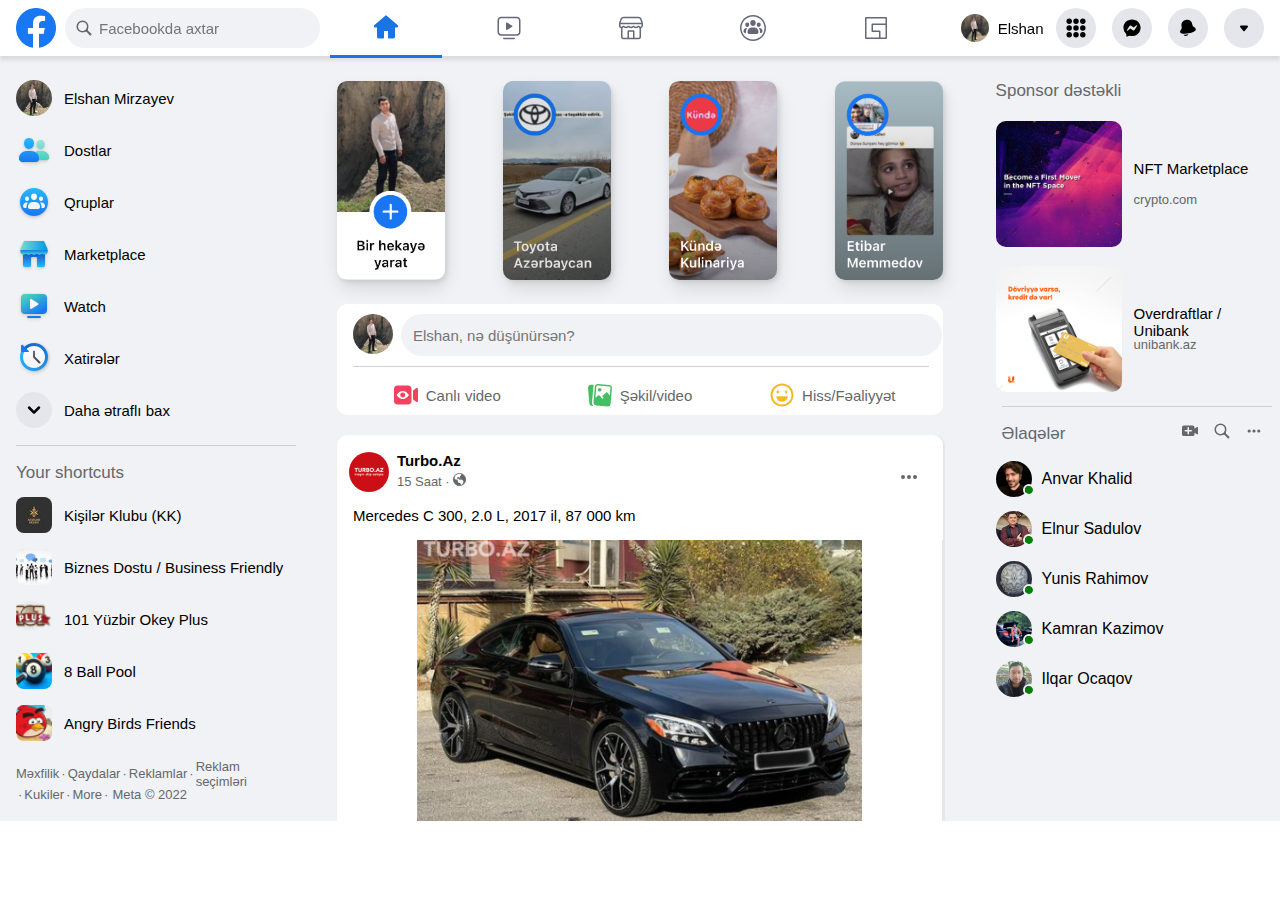
<file: index.html>
<!DOCTYPE html>
<html lang="en">
<head>
    <meta charset="UTF-8">
    <meta http-equiv="X-UA-Compatible" content="IE=edge">
    <meta name="viewport" content="width=device-width, initial-scale=1.0">
    <link rel="stylesheet" href="style.css">
    <link rel="icon" href="./pictures/logo.png">
    <link rel="stylesheet" href="https://cdnjs.cloudflare.com/ajax/libs/font-awesome/5.15.1/css/all.min.css" integrity="sha512-+4zCK9k+qNFUR5X+cKL9EIR+ZOhtIloNl9GIKS57V1MyNsYpYcUrUeQc9vNfzsWfV28IaLL3i96P9sdNyeRssA==" crossorigin="anonymous">
    <title>Facebook</title>
</head>
<body>
    <div class="navbar">
        <div class="pic-search">
            <img class="face-logo" src="./pictures/logo.png" alt="">
            <input class="search-input" type="text" placeholder="Facebookda axtar">
            <svg id="search-icon" viewBox="0 0 16 16" width="1em" height="1em" class="a8c37x1j ms05siws hwsy1cff b7h9ocf4 py1f6qlh em6zcovv gl3lb2sf hhz5lgdu"><g fill-rule="evenodd" transform="translate(-448 -544)"><g fill-rule="nonzero"><path d="M10.743 2.257a6 6 0 1 1-8.485 8.486 6 6 0 0 1 8.485-8.486zm-1.06 1.06a4.5 4.5 0 1 0-6.365 6.364 4.5 4.5 0 0 0 6.364-6.363z" transform="translate(448 544)"></path><path d="M10.39 8.75a2.94 2.94 0 0 0-.199.432c-.155.417-.23.849-.172 1.284.055.415.232.794.54 1.103a.75.75 0 0 0 1.112-1.004l-.051-.057a.39.39 0 0 1-.114-.24c-.021-.155.014-.356.09-.563.031-.081.06-.145.08-.182l.012-.022a.75.75 0 1 0-1.299-.752z" transform="translate(448 544)"></path><path d="M9.557 11.659c.038-.018.09-.04.15-.064.207-.077.408-.112.562-.092.08.01.143.034.198.077l.041.036a.75.75 0 0 0 1.06-1.06 1.881 1.881 0 0 0-1.103-.54c-.435-.058-.867.018-1.284.175-.189.07-.336.143-.433.2a.75.75 0 0 0 .624 1.356l.066-.027.12-.061z" transform="translate(448 544)"></path><path d="m13.463 15.142-.04-.044-3.574-4.192c-.599-.703.355-1.656 1.058-1.057l4.191 3.574.044.04c.058.059.122.137.182.24.249.425.249.96-.154 1.41l-.057.057c-.45.403-.986.403-1.411.154a1.182 1.182 0 0 1-.24-.182zm.617-.616.444-.444a.31.31 0 0 0-.063-.052c-.093-.055-.263-.055-.35.024l.208.232.207-.206.006.007-.22.257-.026-.024.033-.034.025.027-.257.22-.007-.007zm-.027-.415c-.078.088-.078.257-.023.35a.31.31 0 0 0 .051.063l.205-.204-.233-.209z" transform="translate(448 544)"></path></g></g></svg>
        </div>

        <div class="face-icons">
            <a id="home-icon" href="">
                <svg viewBox="0 0 28 28" class="a8c37x1j ms05siws hwsy1cff b7h9ocf4 g28tu32o aaxa7vy3" height="28" width="28"><path d="M25.825 12.29C25.824 12.289 25.823 12.288 25.821 12.286L15.027 2.937C14.752 2.675 14.392 2.527 13.989 2.521 13.608 2.527 13.248 2.675 13.001 2.912L2.175 12.29C1.756 12.658 1.629 13.245 1.868 13.759 2.079 14.215 2.567 14.479 3.069 14.479L5 14.479 5 23.729C5 24.695 5.784 25.479 6.75 25.479L11 25.479C11.552 25.479 12 25.031 12 24.479L12 18.309C12 18.126 12.148 17.979 12.33 17.979L15.67 17.979C15.852 17.979 16 18.126 16 18.309L16 24.479C16 25.031 16.448 25.479 17 25.479L21.25 25.479C22.217 25.479 23 24.695 23 23.729L23 14.479 24.931 14.479C25.433 14.479 25.921 14.215 26.132 13.759 26.371 13.245 26.244 12.658 25.825 12.29"></path></svg>
            </a>
            <a href="">
                <svg viewBox="0 0 28 28" class="a8c37x1j ms05siws hwsy1cff b7h9ocf4 py1f6qlh em6zcovv" height="28" width="28"><path d="M8.75 25.25C8.336 25.25 8 24.914 8 24.5 8 24.086 8.336 23.75 8.75 23.75L19.25 23.75C19.664 23.75 20 24.086 20 24.5 20 24.914 19.664 25.25 19.25 25.25L8.75 25.25ZM17.163 12.846 12.055 15.923C11.591 16.202 11 15.869 11 15.327L11 9.172C11 8.631 11.591 8.297 12.055 8.576L17.163 11.654C17.612 11.924 17.612 12.575 17.163 12.846ZM21.75 20.25C22.992 20.25 24 19.242 24 18L24 6.5C24 5.258 22.992 4.25 21.75 4.25L6.25 4.25C5.008 4.25 4 5.258 4 6.5L4 18C4 19.242 5.008 20.25 6.25 20.25L21.75 20.25ZM21.75 21.75 6.25 21.75C4.179 21.75 2.5 20.071 2.5 18L2.5 6.5C2.5 4.429 4.179 2.75 6.25 2.75L21.75 2.75C23.821 2.75 25.5 4.429 25.5 6.5L25.5 18C25.5 20.071 23.821 21.75 21.75 21.75Z"></path></svg>            
            </a>
            <a href="">
                <svg viewBox="0 0 28 28" class="a8c37x1j ms05siws hwsy1cff b7h9ocf4 py1f6qlh em6zcovv" height="28" width="28"><path d="M17.5 23.75 21.75 23.75C22.164 23.75 22.5 23.414 22.5 23L22.5 14 22.531 14C22.364 13.917 22.206 13.815 22.061 13.694L21.66 13.359C21.567 13.283 21.433 13.283 21.34 13.36L21.176 13.497C20.591 13.983 19.855 14.25 19.095 14.25L18.869 14.25C18.114 14.25 17.382 13.987 16.8 13.506L16.616 13.354C16.523 13.278 16.39 13.278 16.298 13.354L16.113 13.507C15.53 13.987 14.798 14.25 14.044 14.25L13.907 14.25C13.162 14.25 12.439 13.994 11.861 13.525L11.645 13.35C11.552 13.275 11.419 13.276 11.328 13.352L11.155 13.497C10.57 13.984 9.834 14.25 9.074 14.25L8.896 14.25C8.143 14.25 7.414 13.989 6.832 13.511L6.638 13.351C6.545 13.275 6.413 13.275 6.32 13.351L5.849 13.739C5.726 13.84 5.592 13.928 5.452 14L5.5 14 5.5 23C5.5 23.414 5.836 23.75 6.25 23.75L10.5 23.75 10.5 17.5C10.5 16.81 11.06 16.25 11.75 16.25L16.25 16.25C16.94 16.25 17.5 16.81 17.5 17.5L17.5 23.75ZM3.673 8.75 24.327 8.75C24.3 8.66 24.271 8.571 24.238 8.483L23.087 5.355C22.823 4.688 22.178 4.25 21.461 4.25L6.54 4.25C5.822 4.25 5.177 4.688 4.919 5.338L3.762 8.483C3.729 8.571 3.7 8.66 3.673 8.75ZM24.5 10.25 3.5 10.25 3.5 12C3.5 12.414 3.836 12.75 4.25 12.75L4.421 12.75C4.595 12.75 4.763 12.69 4.897 12.58L5.368 12.193C6.013 11.662 6.945 11.662 7.59 12.193L7.784 12.352C8.097 12.609 8.49 12.75 8.896 12.75L9.074 12.75C9.483 12.75 9.88 12.607 10.194 12.345L10.368 12.2C11.01 11.665 11.941 11.659 12.589 12.185L12.805 12.359C13.117 12.612 13.506 12.75 13.907 12.75L14.044 12.75C14.45 12.75 14.844 12.608 15.158 12.35L15.343 12.197C15.989 11.663 16.924 11.663 17.571 12.197L17.755 12.35C18.068 12.608 18.462 12.75 18.869 12.75L19.095 12.75C19.504 12.75 19.901 12.606 20.216 12.344L20.38 12.208C21.028 11.666 21.972 11.666 22.62 12.207L23.022 12.542C23.183 12.676 23.387 12.75 23.598 12.75 24.097 12.75 24.5 12.347 24.5 11.85L24.5 10.25ZM24 14.217 24 23C24 24.243 22.993 25.25 21.75 25.25L6.25 25.25C5.007 25.25 4 24.243 4 23L4 14.236C2.875 14.112 2 13.158 2 12L2 9.951C2 9.272 2.12 8.6 2.354 7.964L3.518 4.802C4.01 3.563 5.207 2.75 6.54 2.75L21.461 2.75C22.793 2.75 23.99 3.563 24.488 4.819L25.646 7.964C25.88 8.6 26 9.272 26 9.951L26 11.85C26 13.039 25.135 14.026 24 14.217ZM16 23.75 16 17.75 12 17.75 12 23.75 16 23.75Z"></path></svg>
            </a>
            <a href="">
                <svg viewBox="0 0 28 28" class="a8c37x1j ms05siws hwsy1cff b7h9ocf4 py1f6qlh em6zcovv" height="28" width="28"><path d="M25.5 14C25.5 7.649 20.351 2.5 14 2.5 7.649 2.5 2.5 7.649 2.5 14 2.5 20.351 7.649 25.5 14 25.5 20.351 25.5 25.5 20.351 25.5 14ZM27 14C27 21.18 21.18 27 14 27 6.82 27 1 21.18 1 14 1 6.82 6.82 1 14 1 21.18 1 27 6.82 27 14ZM7.479 14 7.631 14C7.933 14 8.102 14.338 7.934 14.591 7.334 15.491 6.983 16.568 6.983 17.724L6.983 18.221C6.983 18.342 6.99 18.461 7.004 18.578 7.03 18.802 6.862 19 6.637 19L6.123 19C5.228 19 4.5 18.25 4.5 17.327 4.5 15.492 5.727 14 7.479 14ZM20.521 14C22.274 14 23.5 15.492 23.5 17.327 23.5 18.25 22.772 19 21.878 19L21.364 19C21.139 19 20.97 18.802 20.997 18.578 21.01 18.461 21.017 18.342 21.017 18.221L21.017 17.724C21.017 16.568 20.667 15.491 20.067 14.591 19.899 14.338 20.067 14 20.369 14L20.521 14ZM8.25 13C7.147 13 6.25 11.991 6.25 10.75 6.25 9.384 7.035 8.5 8.25 8.5 9.465 8.5 10.25 9.384 10.25 10.75 10.25 11.991 9.353 13 8.25 13ZM19.75 13C18.647 13 17.75 11.991 17.75 10.75 17.75 9.384 18.535 8.5 19.75 8.5 20.965 8.5 21.75 9.384 21.75 10.75 21.75 11.991 20.853 13 19.75 13ZM15.172 13.5C17.558 13.5 19.5 15.395 19.5 17.724L19.5 18.221C19.5 19.202 18.683 20 17.677 20L10.323 20C9.317 20 8.5 19.202 8.5 18.221L8.5 17.724C8.5 15.395 10.441 13.5 12.828 13.5L15.172 13.5ZM16.75 9C16.75 10.655 15.517 12 14 12 12.484 12 11.25 10.655 11.25 9 11.25 7.15 12.304 6 14 6 15.697 6 16.75 7.15 16.75 9Z"></path></svg>
            </a>
            <a href="">
                <svg viewBox="0 0 28 28" class="a8c37x1j ms05siws hwsy1cff b7h9ocf4 py1f6qlh em6zcovv" height="28" width="28"><path d="M23.5 9.5H10.25a.75.75 0 00-.75.75v7c0 .414.336.75.75.75H17v5.5H4.5v-19h19v5zm0 14h-5v-6.25a.75.75 0 00-.75-.75H11V11h12.5v12.5zm1.5.25V4.25C25 3.561 24.439 3 23.75 3H4.25C3.561 3 3 3.561 3 4.25v19.5c0 .689.561 1.25 1.25 1.25h19.5c.689 0 1.25-.561 1.25-1.25z"></path></svg>
            </a>
        </div>

        <div class="login">
            <div class="profile">
                <img class="my-profile-photo" src="./pictures/my-profile-photo.jpeg" alt="">
                <p>Elshan</p>
            </div>

            <div class="navbar-icons">
                <div class="menu icon">
                    <svg viewBox="0 0 44 44" width="1em" height="1em" class="a8c37x1j ms05siws hwsy1cff b7h9ocf4 rs22bh7c fzdkajry jnigpg78 odw8uiq3"><circle cx="7" cy="7" r="6"></circle><circle cx="22" cy="7" r="6"></circle><circle cx="37" cy="7" r="6"></circle><circle cx="7" cy="22" r="6"></circle><circle cx="22" cy="22" r="6"></circle><circle cx="37" cy="22" r="6"></circle><circle cx="7" cy="37" r="6"></circle><circle cx="22" cy="37" r="6"></circle><circle cx="37" cy="37" r="6"></circle></svg>            </div>
    
                <div class="messenger icon">
                    <svg viewBox="0 0 28 28" alt="" class="a8c37x1j ms05siws hwsy1cff b7h9ocf4 rs22bh7c fzdkajry" height="20" width="20"><path d="M14 2.042c6.76 0 12 4.952 12 11.64S20.76 25.322 14 25.322a13.091 13.091 0 0 1-3.474-.461.956 .956 0 0 0-.641.047L7.5 25.959a.961.961 0 0 1-1.348-.849l-.065-2.134a.957.957 0 0 0-.322-.684A11.389 11.389 0 0 1 2 13.682C2 6.994 7.24 2.042 14 2.042ZM6.794 17.086a.57.57 0 0 0 .827.758l3.786-2.874a.722.722 0 0 1 .868 0l2.8 2.1a1.8 1.8 0 0 0 2.6-.481l3.525-5.592a.57.57 0 0 0-.827-.758l-3.786 2.874a.722.722 0 0 1-.868 0l-2.8-2.1a1.8 1.8 0 0 0-2.6.481Z"></path></svg>
                </div>
    
                <div class="alarm icon">
                    <svg viewBox="0 0 28 28" alt="" class="a8c37x1j ms05siws hwsy1cff b7h9ocf4 rs22bh7c fzdkajry" height="20" width="20"><path d="M7.847 23.488C9.207 23.488 11.443 23.363 14.467 22.806 13.944 24.228 12.581 25.247 10.98 25.247 9.649 25.247 8.483 24.542 7.825 23.488L7.847 23.488ZM24.923 15.73C25.17 17.002 24.278 18.127 22.27 19.076 21.17 19.595 18.724 20.583 14.684 21.369 11.568 21.974 9.285 22.113 7.848 22.113 7.421 22.113 7.068 22.101 6.79 22.085 4.574 21.958 3.324 21.248 3.077 19.976 2.702 18.049 3.295 17.305 4.278 16.073L4.537 15.748C5.2 14.907 5.459 14.081 5.035 11.902 4.086 7.022 6.284 3.687 11.064 2.753 15.846 1.83 19.134 4.096 20.083 8.977 20.506 11.156 21.056 11.824 21.986 12.355L21.986 12.356 22.348 12.561C23.72 13.335 24.548 13.802 24.923 15.73Z"></path></svg>
                </div>
    
                <div class="down icon">
                    <svg viewBox="0 0 20 20" width="1em" height="1em" class="a8c37x1j ms05siws hwsy1cff b7h9ocf4 rs22bh7c fzdkajry jnigpg78 odw8uiq3"><path d="M10 14a1 1 0 0 1-.755-.349L5.329 9.182a1.367 1.367 0 0 1-.205-1.46A1.184 1.184 0 0 1 6.2 7h7.6a1.18 1.18 0 0 1 1.074.721 1.357 1.357 0 0 1-.2 1.457l-3.918 4.473A1 1 0 0 1 10 14z"></path></svg>
                </div>
            </div>

            
        </div>
    </div> <!--navbar end-->

    <div class="container">
        <div class="left-side">
            <div class="top">
                <div class="profiles left">
                    <img src="./pictures/my-profile-photo.jpeg" alt="">
                    <p>Elshan Mirzayev</p>
                </div>

                <div class="friends left">
                    <img src="./pictures/dostlar.png" alt="">
                    <p>Dostlar</p>
                </div>

                <div class="groups left">
                    <img src="./pictures/qruplar.png" alt="">
                    <p>Qruplar</p>
                </div>

                <div class="marketplace left">
                    <img src="./pictures/marketplace.png" alt="">
                    <p>Marketplace</p>
                </div>

                <div class="watch left">
                    <img src="./pictures/watch.png" alt="">
                    <p>Watch</p>
                </div>

                <div class="memories left">
                    <img src="./pictures/xatireler.png" alt="">
                    <p>Xatirələr</p>
                </div>

                <div class="detailed left">
                    <div id="detailed-icon">
                        <svg viewBox="0 0 16 16" width="1em" height="1em" class="a8c37x1j ms05siws hwsy1cff b7h9ocf4 rs22bh7c fzdkajry jnigpg78 odw8uiq3"><g fill-rule="evenodd" transform="translate(-448 -544)"><path fill-rule="nonzero" d="M452.707 549.293a1 1 0 0 0-1.414 1.414l4 4a1 1 0 0 0 1.414 0l4-4a1 1 0 0 0-1.414-1.414L456 552.586l-3.293-3.293z"></path></g></svg>
                    </div>
                    <p>Daha ətraflı bax</p>
                </div>
            </div> <!--top end-->

            <div class="line"></div>

            <div class="bottom">
                <p id="headtext">Your shortcuts</p>
                <div class="club1 left">
                    <img id="club" src="./pictures/club1 pp.jpeg" alt="">
                    <p>Kişilər Klubu (KK)</p>
                </div>

                <div class="club2 left">
                    <img id="club" src="./pictures/club2 pp.jpeg" alt="">
                    <p>Biznes Dostu / Business Friendly</p>
                </div>

                <div class="club3 left">
                    <img id="club" src="./pictures/club3 pp.png" alt="">
                    <p>101 Yüzbir Okey Plus</p>
                </div>

                <div class="club4 left">
                    <img id="club" src="./pictures/club4 pp.png" alt="">
                    <p>8 Ball Pool</p>
                </div>

                <div class="club5 left">
                    <img id="club" src="./pictures/club5 pp.png" alt="">
                    <p>Angry Birds Friends</p>
                </div>
            </div> <!--bottom end-->

            <div class="terms">
                <div class="div1">
                    <a href="">Məxfilik</a>
                    <p>·</p>
                    <a href="">Qaydalar</a>
                    <p>·</p>
                    <a href="">Reklamlar</a>
                    <p>·</p>
                    <a href="">Reklam seçimləri<i data-visualcompletion="css-img" class="hu5pjgll m6k467ps" style="background-image:url('https://static.xx.fbcdn.net/rsrc.php/v3/yI/r/ksSGEBnVLNu.png');background-position:-145px -109px;background-size:auto;width:12px;height:12px;background-repeat:no-repeat;display:inline-block"></i></a>
                </div>

                <div class="div2">
                    <p>·</p>
                    <a href="">Kukiler</a>
                    <p>·</p>
                    <a href="">More</a>
                    <p>·</p>
                    <p>Meta &copy 2022</p>
                </div>
            </div>
        </div> <!--left-side end-->


        <div class="main">
            <div class="stories">
                <div class="story"><img src="./pictures/story1.png" alt=""></div>
                <div class="story"><img src="./pictures/story2.png" alt=""></div>
                <div class="story"><img src="./pictures/story3.png" alt=""></div>
                <div class="story"><img src="./pictures/story4.png" alt=""></div>
                <div class="story" id="storynone"><img src="./pictures/story5.png" alt=""></div>
                <div class="story" id="storynone"><img src="./pictures/story6.png" alt=""></div>
            </div> <!--stories end-->

            <div class="life">
                <div class="input">
                    <img src="./pictures/my-profile-photo.jpeg" alt="">
                    <input type="text" placeholder="Elshan, nə düşünürsən?">
                </div>
                <div class="line"></div>

                <div class="emotions">
                    <div class="emotion">
                        <svg id="video" viewBox="0 0 24 24" width="1em" height="1em" class="a8c37x1j ms05siws hwsy1cff b7h9ocf4 fxtw5amg i2fa72qc rgmg9uty b73ngqbp"><g fill-rule="evenodd" transform="translate(-444 -156)"><g><path d="M113.029 2.514c-.363-.088-.746.014-1.048.234l-2.57 1.88a.999.999 0 0 0-.411.807v8.13a1 1 0 0 0 .41.808l2.602 1.901c.219.16.477.242.737.242.253 0 .508-.077.732-.235.34-.239.519-.65.519-1.065V3.735a1.25 1.25 0 0 0-.971-1.22m-20.15 6.563c.1-.146 2.475-3.578 5.87-3.578 3.396 0 5.771 3.432 5.87 3.578a.749.749 0 0 1 0 .844c-.099.146-2.474 3.578-5.87 3.578-3.395 0-5.77-3.432-5.87-3.578a.749.749 0 0 1 0-.844zM103.75 19a3.754 3.754 0 0 0 3.75-3.75V3.75A3.754 3.754 0 0 0 103.75 0h-10A3.754 3.754 0 0 0 90 3.75v11.5A3.754 3.754 0 0 0 93.75 19h10z" transform="translate(354 158.5)"></path><path d="M98.75 12c1.379 0 2.5-1.121 2.5-2.5S100.129 7 98.75 7a2.503 2.503 0 0 0-2.5 2.5c0 1.379 1.121 2.5 2.5 2.5" transform="translate(354 158.5)"></path></g></g></svg>
                        <p>Canlı video</p>
                    </div>
                    <div class="emotion">
                        <svg id="pictures" viewBox="0 0 24 24" width="1em" height="1em" class="a8c37x1j ms05siws hwsy1cff b7h9ocf4 j58f7537 n90h9ftp rgmg9uty b73ngqbp"><g fill-rule="evenodd" transform="translate(-444 -156)"><g><path d="m96.968 22.425-.648.057a2.692 2.692 0 0 1-1.978-.625 2.69 2.69 0 0 1-.96-1.84L92.01 4.32a2.702 2.702 0 0 1 .79-2.156c.47-.472 1.111-.731 1.774-.79l2.58-.225a.498.498 0 0 1 .507.675 4.189 4.189 0 0 0-.251 1.11L96.017 18.85a4.206 4.206 0 0 0 .977 3.091s.459.364-.026.485m8.524-16.327a1.75 1.75 0 1 1-3.485.305 1.75 1.75 0 0 1 3.485-.305m5.85 3.011a.797.797 0 0 0-1.129-.093l-3.733 3.195a.545.545 0 0 0-.062.765l.837.993a.75.75 0 1 1-1.147.966l-2.502-2.981a.797.797 0 0 0-1.096-.12L99 14.5l-.5 4.25c-.06.674.326 2.19 1 2.25l11.916 1.166c.325.026 1-.039 1.25-.25.252-.21.89-.842.917-1.166l.833-8.084-3.073-3.557z" transform="translate(352 156.5)"></path><path fill-rule="nonzero" d="m111.61 22.963-11.604-1.015a2.77 2.77 0 0 1-2.512-2.995L98.88 3.09A2.77 2.77 0 0 1 101.876.58l11.603 1.015a2.77 2.77 0 0 1 2.513 2.994l-1.388 15.862a2.77 2.77 0 0 1-2.994 2.513zm.13-1.494.082.004a1.27 1.27 0 0 0 1.287-1.154l1.388-15.862a1.27 1.27 0 0 0-1.148-1.37l-11.604-1.014a1.27 1.27 0 0 0-1.37 1.15l-1.387 15.86a1.27 1.27 0 0 0 1.149 1.37l11.603 1.016z" transform="translate(352 156.5)"></path></g></g></svg>
                        <p>Şəkil/video</p>
                    </div>
                    <div class="emotion">
                        <svg id="emotions" viewBox="0 0 24 24" width="1em" height="1em" class="a8c37x1j ms05siws hwsy1cff b7h9ocf4 mu8pnim0 ky11obwa rgmg9uty b73ngqbp"><g fill-rule="evenodd" transform="translate(-444 -156)"><g><path d="M107.285 13c.49 0 .841.476.712.957-.623 2.324-2.837 4.043-5.473 4.043-2.636 0-4.85-1.719-5.473-4.043-.13-.48.222-.957.712-.957h9.522z" transform="translate(353.5 156.5)"></path><path fill-rule="nonzero" d="M114.024 11.5c0 6.351-5.149 11.5-11.5 11.5s-11.5-5.149-11.5-11.5S96.173 0 102.524 0s11.5 5.149 11.5 11.5zm-2 0a9.5 9.5 0 1 0-19 0 9.5 9.5 0 0 0 19 0z" transform="translate(353.5 156.5)"></path><path d="M99.524 8.5c0 .829-.56 1.5-1.25 1.5s-1.25-.671-1.25-1.5.56-1.5 1.25-1.5 1.25.671 1.25 1.5m8.5 0c0 .829-.56 1.5-1.25 1.5s-1.25-.671-1.25-1.5.56-1.5 1.25-1.5 1.25.671 1.25 1.5m-.739 4.5h-9.522c-.49 0-.841.476-.712.957.623 2.324 2.837 4.043 5.473 4.043 2.636 0 4.85-1.719 5.473-4.043.13-.48-.222-.957-.712-.957m-2.165 2c-.667.624-1.592 1-2.596 1a3.799 3.799 0 0 1-2.596-1h5.192" transform="translate(353.5 156.5)"></path></g></g></svg>
                        <p>Hiss/Fəaliyyət</p>
                    </div>
                </div>
            </div> <!--life end-->

            <div class="news-container" id="news-container">


                <!--BU KOMMENTDEKI DIV API-DEN GELECEK-->

                <!-- <div class="news-box">
                    <div class="news-head">
                        <div class="profile-info">
                            <img id="profile-photo" src="./pictures/turbo.az.png" alt="">

                            <div class="pimage-info">
                                <a id="profile-name" href="">Turbo.Az</a>
                                <p>15 Saat · <svg viewBox="0 0 16 16" width="1em" height="1em" class="a8c37x1j ms05siws hwsy1cff b7h9ocf4 py1f6qlh em6zcovv cyypbtt7 fwizqjfa" title="Hamı ilə paylaşıldı"><title>Hamı ilə paylaşıldı</title><g fill-rule="evenodd" transform="translate(-448 -544)"><g><path d="M109.5 408.5c0 3.23-2.04 5.983-4.903 7.036l.07-.036c1.167-1 1.814-2.967 2-3.834.214-1 .303-1.3-.5-1.96-.31-.253-.677-.196-1.04-.476-.246-.19-.356-.59-.606-.73-.594-.337-1.107.11-1.954.223a2.666 2.666 0 0 1-1.15-.123c-.007 0-.007 0-.013-.004l-.083-.03c-.164-.082-.077-.206.006-.36h-.006c.086-.17.086-.376-.05-.529-.19-.214-.54-.214-.804-.224-.106-.003-.21 0-.313.004l-.003-.004c-.04 0-.084.004-.124.004h-.037c-.323.007-.666-.034-.893-.314-.263-.353-.29-.733.097-1.09.28-.26.863-.8 1.807-.22.603.37 1.166.667 1.666.5.33-.11.48-.303.094-.87a1.128 1.128 0 0 1-.214-.73c.067-.776.687-.84 1.164-1.2.466-.356.68-.943.546-1.457-.106-.413-.51-.873-1.28-1.01a7.49 7.49 0 0 1 6.524 7.434" transform="translate(354 143.5)"></path><path d="M104.107 415.696A7.498 7.498 0 0 1 94.5 408.5a7.48 7.48 0 0 1 3.407-6.283 5.474 5.474 0 0 0-1.653 2.334c-.753 2.217-.217 4.075 2.29 4.075.833 0 1.4.561 1.333 2.375-.013.403.52 1.78 2.45 1.89.7.04 1.184 1.053 1.33 1.74.06.29.127.65.257.97a.174.174 0 0 0 .193.096" transform="translate(354 143.5)"></path><path fill-rule="nonzero" d="M110 408.5a8 8 0 1 1-16 0 8 8 0 0 1 16 0zm-1 0a7 7 0 1 0-14 0 7 7 0 0 0 14 0z" transform="translate(354 143.5)"></path></g></g></svg></p>
                            </div>
                        </div>

                        <div class="details-icon">
                            <svg viewBox="0 0 20 20" width="1em" height="1em" class="a8c37x1j ms05siws hwsy1cff b7h9ocf4 py1f6qlh em6zcovv jnigpg78 odw8uiq3"><g fill-rule="evenodd" transform="translate(-446 -350)"><path d="M458 360a2 2 0 1 1-4 0 2 2 0 0 1 4 0m6 0a2 2 0 1 1-4 0 2 2 0 0 1 4 0m-12 0a2 2 0 1 1-4 0 2 2 0 0 1 4 0"></path></g></svg>
                        </div>
                    </div>

                    <div class="news-paragraph">
                        <p id="paragraph">Mercedes C 300, 2.0 L, 2017 il, 87 000 km</p>
                    </div>

                    <img id="news-image" src="./pictures/mercedes.png" alt="">

                    <div class="likes-box">
                        <div class="like">
                            <svg id="like-icon" xmlns='http://www.w3.org/2000/svg' xmlns:xlink='http://www.w3.org/1999/xlink' viewBox='0 0 16 16'><defs><linearGradient id='a' x1='50%' x2='50%' y1='0%' y2='100%'><stop offset='0%' stop-color='#18AFFF'/><stop offset='100%' stop-color='#0062DF'/></linearGradient><filter id='c' x='-9.4%' y='-9.4%' filterUnits='objectBoundingBox'><feGaussianBlur in='SourceAlpha' result='shadowBlurInner1' stdDeviation='1'/><feOffset dy='-1' in='shadowBlurInner1' result='shadowOffsetInner1'/><feComposite in='shadowOffsetInner1' in2='SourceAlpha' k2='-1' k3='1' operator='arithmetic' result='shadowInnerInner1'/><feColorMatrix in='shadowInnerInner1' values='0 0 0 0 0 0 0 0 0 0.299356041 0 0 0 0 0.681187726 0 0 0 0.3495684 0'/></filter><path id='b' d='M8 0a8 8 0 00-8 8 8 8 0 1016 0 8 8 0 00-8-8z'/></defs><g fill='none'><use fill='url(#a)' xlink:href='#b'/><use fill='black' filter='url(#c)' xlink:href='#b'/><path fill='white' d='M12.162 7.338c.176.123.338.245.338.674 0 .43-.229.604-.474.725a.73.73 0 01.089.546c-.077.344-.392.611-.672.69.121.194.159.385.015.62-.185.295-.346.407-1.058.407H7.5c-.988 0-1.5-.546-1.5-1V7.665c0-1.23 1.467-2.275 1.467-3.13L7.361 3.47c-.005-.065.008-.224.058-.27.08-.079.301-.2.635-.2.218 0 .363.041.534.123.581.277.732.978.732 1.542 0 .271-.414 1.083-.47 1.364 0 0 .867-.192 1.879-.199 1.061-.006 1.749.19 1.749.842 0 .261-.219.523-.316.666zM3.6 7h.8a.6.6 0 01.6.6v3.8a.6.6 0 01-.6.6h-.8a.6.6 0 01-.6-.6V7.6a.6.6 0 01.6-.6z'/></g></svg>
                            <p>67</p>
                        </div>
                        <p id="share">9 rəy</p>
                    </div>

                    <div class="line"></div>

                    <div class="like-icons">
                        <div class="likediv">
                            <i class="far fa-thumbs-up"></i>
                            <p>Bəyən</p>
                        </div>

                        <div class="likediv">
                            <i class="far fa-comment-alt"></i>
                            <p>Rəy</p>
                        </div>

                        <div class="likediv">
                            <i class="fas fa-share"></i>
                            <p>Paylaş</p>
                        </div>
                    </div>
                </div> -->
            </div>

        </div> <!--MAIN end-->


        <div class="right-side">
            <div class="sponsor">
                <p id="headtext">Sponsor dəstəkli</p>
                <div class="nft spons">
                    <img src="./pictures/nft.jpeg" alt="">
                    <div class="sponsor-text">
                        <p id="firsttext">NFT Marketplace</p>
                        <p id="secondtext">crypto.com</p>
                    </div>
                </div>

                <div class="unibank spons">
                    <img src="./pictures/unibank.jpeg" alt="">
                    <div class="sponsor-text">
                        <p id="firsttext">Overdraftlar / Unibank</p>
                        <p id="secondtext">unibank.az</p>
                    </div>
                </div>

                <div class="line"></div>
            </div>

            <div class="contacts">
                <div class="head">
                    <p id="headtext">Əlaqələr</p>
                    <div class="contact-icons">
                        <div class="icon1">
                            <svg viewBox="0 0 16 16" width="1em" height="1em" class="a8c37x1j ms05siws hwsy1cff b7h9ocf4 py1f6qlh em6zcovv gl3lb2sf hhz5lgdu"><g fill-rule="evenodd" transform="translate(-448 -544)"><path d="M457.25 552.5H455v2.25a.75.75 0 0 1-1.5 0v-2.25h-2.25a.75.75 0 0 1 0-1.5h2.25v-2.25a.75.75 0 0 1 1.5 0V551h2.25a.75.75 0 0 1 0 1.5m6.38-4.435a.62.62 0 0 0-.64.047l-2.49 1.634v-1.394a1.854 1.854 0 00-1.852-1.852l-8.796.002a1.854 1.854 0 0 0-1.851 1.852v6.793c0 1.021.83 1.852 1.852 1.852l1.147-.002h7.648a1.854 1.854 0 0 0 1.852-1.851v-1.392l2.457 1.61a.641.641 0 0 0 .673.071.663.663 0 0 0 .37-.601v-6.167c0-.26-.142-.49-.37-.602"></path></g></svg>
                        </div>
                        <div class="icon2">
                            <svg viewBox="0 0 16 16" width="1em" height="1em" class="a8c37x1j ms05siws hwsy1cff b7h9ocf4 py1f6qlh em6zcovv gl3lb2sf hhz5lgdu"><g fill-rule="evenodd" transform="translate(-448 -544)"><g fill-rule="nonzero"><path d="M10.743 2.257a6 6 0 1 1-8.485 8.486 6 6 0 0 1 8.485-8.486zm-1.06 1.06a4.5 4.5 0 1 0-6.365 6.364 4.5 4.5 0 0 0 6.364-6.363z" transform="translate(448 544)"></path><path d="M10.39 8.75a2.94 2.94 0 0 0-.199.432c-.155.417-.23.849-.172 1.284.055.415.232.794.54 1.103a.75.75 0 0 0 1.112-1.004l-.051-.057a.39.39 0 0 1-.114-.24c-.021-.155.014-.356.09-.563.031-.081.06-.145.08-.182l.012-.022a.75.75 0 1 0-1.299-.752z" transform="translate(448 544)"></path><path d="M9.557 11.659c.038-.018.09-.04.15-.064.207-.077.408-.112.562-.092.08.01.143.034.198.077l.041.036a.75.75 0 0 0 1.06-1.06 1.881 1.881 0 0 0-1.103-.54c-.435-.058-.867.018-1.284.175-.189.07-.336.143-.433.2a.75.75 0 0 0 .624 1.356l.066-.027.12-.061z" transform="translate(448 544)"></path><path d="m13.463 15.142-.04-.044-3.574-4.192c-.599-.703.355-1.656 1.058-1.057l4.191 3.574.044.04c.058.059.122.137.182.24.249.425.249.96-.154 1.41l-.057.057c-.45.403-.986.403-1.411.154a1.182 1.182 0 0 1-.24-.182zm.617-.616.444-.444a.31.31 0 0 0-.063-.052c-.093-.055-.263-.055-.35.024l.208.232.207-.206.006.007-.22.257-.026-.024.033-.034.025.027-.257.22-.007-.007zm-.027-.415c-.078.088-.078.257-.023.35a.31.31 0 0 0 .051.063l.205-.204-.233-.209z" transform="translate(448 544)"></path></g></g></svg>
                        </div>
                        <div class="icon3">
                            <svg viewBox="0 0 20 20" width="1em" height="1em" class="a8c37x1j ms05siws hwsy1cff b7h9ocf4 py1f6qlh em6zcovv jnigpg78 odw8uiq3"><g fill-rule="evenodd" transform="translate(-446 -350)"><path d="M458 360a2 2 0 1 1-4 0 2 2 0 0 1 4 0m6 0a2 2 0 1 1-4 0 2 2 0 0 1 4 0m-12 0a2 2 0 1 1-4 0 2 2 0 0 1 4 0"></path></g></svg>
                        </div>
                    </div>
                </div>

                <div class="contact 1">
                    <img src="./pictures/Anvar Khalid.jpg" alt="">
                    <p>Anvar Khalid</p>
                    <img id="circle1" src="./pictures/Pan_Green_Circle.png" alt="">
                </div>

                <div class="contact 2">
                    <img src="./pictures/Sadulov.jpeg" alt="">
                    <p>Elnur Sadulov</p>
                    <img id="circle2" src="./pictures/Pan_Green_Circle.png" alt="">
                </div>

                <div class="contact 3">
                    <img src="./pictures/Yunis rahimov.jpeg" alt="">
                    <p>Yunis Rahimov</p>
                    <img id="circle3" src="./pictures/Pan_Green_Circle.png" alt="">
                </div>

                <div class="contact 4">
                    <img src="./pictures/kamran.jpeg" alt="">
                    <p>Kamran Kazimov</p>
                    <img id="circle4" src="./pictures/Pan_Green_Circle.png" alt="">
                </div>

                <div class="contact 5">
                    <img src="./pictures/ilqar.jpeg" alt="">
                    <p>Ilqar Ocaqov</p>
                    <img id="circle5" src="./pictures/Pan_Green_Circle.png" alt="">
                </div>
            </div>
        </div> <!--right-side end-->
    </div>


    <script src="./script.js"></script>
</body>
</html>
</file>
<file: style.css>
* {
    font-family: Arial, Helvetica, sans-serif;
}

body {
    min-height: 100vh;
    margin: 0;
    display: flex;
    flex-direction: column;
}

.navbar {
    height: 56px;
    width: 100%;
    display: flex;
    justify-content: space-between;
    align-items: center;
    box-shadow: 0 4px 4px rgba(0, 0, 0, 0.1);
    position: fixed;
    z-index: 2;
    background-color: white;
}

.pic-search {
    display: flex;
    align-items: center;
    position: relative;
    width: 25%;
    height: 56px;
    top: 0;
    left: 0;
}

.face-logo {
    height: 40px;
    width: 40px;
    margin-left: 16px;
    cursor: pointer;
}

.search-input {
    height: 40px;
    width: 95%;
    margin: 0;
    background-color: #f0f2f5;
    border: none;
    border-radius: 40px;
    font-size: 15px;
    font-weight: 200;
    padding: 0;
    padding-left: 34px;
    margin-left: 9px;
}

#search-icon {
    fill: #65676b;
    height: 16px;
    width: 16px;
    position: absolute;
    top: 20px;
    left: 76px;
}

.face-icons {
    height: 56px;
    width: 47.8%;
    display: flex;
    align-items: center;
    justify-content: space-around;
    margin-right: 15px;
}

.face-icons a {
    display: flex;
    align-items: center;
    justify-content: center;
    height: 56px;
    width: 112px;
}

.face-icons a:hover {
    background-color: #e4e6e9;
    border-radius: 10px;
}

.face-icons svg {
    fill: #65677b;
    height: 28px;
    width: 28px;
}

#home-icon {
    height: 56px;
    border-bottom: 3px solid #1b74e4;
}

#home-icon svg {
    fill: #1b74e4;
}

.my-profile-photo {
    height: 28px;
    width: 28px;
    border-radius: 50%;
}

.login {
    display: flex;
    align-items: center;
    justify-content: space-between;
    width: 24%;
    margin-right: 16px;
}

.profile {
    display: flex;
    align-items: center;
    justify-content: space-around;
    height: 36px;
    width: 35%;
    border-radius: 30px;
    cursor: pointer;
}

.profile p {
    font-size: 15px;
    font-weight: 500;
}

.profile:hover {
    background-color: #e4e6e9;
}

.navbar-icons {
    display: flex;
    justify-content: space-between;
    height: 40px;
    width: 80%;
    margin-left: 8px;
}

.icon {
    height: 40px;
    width: 40px;
    border-radius: 50%;
    background-color: #e4e6eb;
    display: flex;
    justify-content: center;
    align-items: center;
    cursor: pointer;
}

.icon:hover {
    background-color: #d8dadf;
}

.menu svg {
    height: 20px;
    width: 20px;
}

/* NAVBAR end */

.container {
    display: flex;
    height: 765px;
    margin-top: 56px;
    background-color: #f0f2f5;
}

.left-side {
    flex-basis: 23%;
    display: flex;
    flex-direction: column;
    display: block;
}

.top {
    display: flex;
    flex-direction: column;
    margin-top: 20px;
    margin-bottom: 5px;
}

.left {
    height: 44px;
    width: 94.5%;
    display: flex;
    align-items: center;
    margin-left: 8px;
    margin-bottom: 8px;
    cursor: pointer;
}

.left:hover {
    background-color: #e4e6e9;
    border-radius: 10px;
}

.left img {
    height: 36px;
    width: 36px;
    border-radius: 50%;
    margin-left: 8px;
}

#detailed-icon {
    height: 36px;
    width: 36px;
    display: flex;
    justify-content: center;
    align-items: center;
    background-color: #e4e6eb;
    border-radius: 50%;
    margin-left: 8px;
}

#detailed-icon svg {
    height: 20px;
    width: 20px;
}

.left p {
    font-size: 15px;
    font-weight: 500;
    margin-left: 12px;
}

.line {
    border-bottom: 1px solid #ced0d4;
    width: 95%;
    margin-left: 16px;
}

#headtext {
    color: #65676b;
    font-size: 17px;
    font-weight: 500;
    margin-left: 16px;
    margin-bottom: 10px;
}

#club {
    border-radius: 8px;
}

.terms {
    display: flex;
    flex-direction: column;
}

.terms div {
    display: flex;
    align-items: center;
    margin-left: 16px;
}

.div1 {
    margin-bottom: -20px;
    /* flex-wrap: wrap; */
}

.terms a {
    color: #65676b;
    font-size: 13px;
    font-weight: 200;
    text-decoration: none;
}

.terms a:hover {
    text-decoration: underline;
}

.terms p {
    margin-left: 2px;
    margin-right: 2px;
    color: #65676b;
    font-size: 13px;
    font-weight: 300;
}

.div1 a i {
    fill: #65676b;
    color: #65676b;
}



/* Left-side end */



.right-side {
    flex-basis: 23%;
}

.sponsor #headtext {
    margin-left: 10px;
    margin-top: 25px;
    font-size: 17px;
    font-weight: 500;
    margin-bottom: 15px;
}

.spons {
    height: 135px;
    width: 97%;
    display: flex;
    margin-bottom: 10px;
    align-items: center;
    cursor: pointer;
}

.spons:hover{
    background-color: #e4e6e9;
    border-radius: 10px;
}

.spons img {
    height: 126px;
    width: 126px;
    border-radius: 10px;
    margin-left: 10px;
}

.sponsor-text {
    display: flex;
    flex-direction: column;
    justify-content: center;
    margin-left: 10px;
}

.sponsor-text p {
    margin: 2px;
}

.sponsor .line {
    width: 92%;
    padding-right: -5px;
}

#firsttext {
    font-size: 15px;
    font-weight: 500;
    height: 20px;
    margin-bottom: 10px;
}

#secondtext {
    font-size: 13px;
    font-weight: 400;
    color: #65676b;
}

.contacts .head {
    display: flex;
    align-items: center;
    justify-content: space-between;
}

.contact-icons {
    display: flex;
    margin-right: 10px;
}

.contact-icons svg {
    fill: #65676b;
}

.contact-icons div {
    height: 32px;
    width: 32px;
    border-radius: 50%;
    cursor: pointer;
    display: flex;
    justify-content: center;
    align-items: center;
}

.contact-icons div:hover {
    background-color: #e4e6e9;
}

.contact {
    display: flex;
    align-items: center;
    cursor: pointer;
    padding-left: 10px;
    width: 95%;
    position: relative;
}

.contact:hover {
    background-color: #e4e6e9;
    border-radius: 10px;
}

.contact img {
    height: 36px;
    width: 36px;
    border-radius: 50%;
    object-fit: cover;
    margin-right: 10px;
}

#circle1 {
    height: 8px;
    width: 8px;
    border: 2px solid #f0f2f5;
    position: absolute;
    left: 37px;
    top: 30px;
}

#circle2 {
    height: 8px;
    width: 8px;
    border: 2px solid #f0f2f5;
    position: absolute;
    left: 37px;
    top: 30px;
}

#circle3 {
    height: 8px;
    width: 8px;
    border: 2px solid #f0f2f5;
    position: absolute;
    left: 37px;
    top: 30px;
}

#circle4 {
    height: 8px;
    width: 8px;
    border: 2px solid #f0f2f5;
    position: absolute;
    left: 37px;
    top: 30px;
}

#circle5 {
    height: 8px;
    width: 8px;
    border: 2px solid #f0f2f5;
    position: absolute;
    left: 37px;
    top: 30px;
}



/* Right-side end */



.main {
    flex: 1;
    display: flex;
    flex-direction: column;
    align-items: center;
    overflow-x: hidden;
}

.stories {
    height: 198px;
    display: flex;
    justify-content: space-between;
    width: 87.7%;
    margin-top: 25px;
    /* margin-left: 50px; */



}

.story {
    cursor: pointer;
    border-radius: 10px;
    box-shadow: 2px 3px 5px #0000001a, 2px 10px 18px #0000001a;
}


.story:hover {
    background: #7a6d6b80;
}

.story img {
    height: 199px;
    width: 108px;
    object-fit: cover;
    border-radius: 10px;
}

.life {
    width: 87.7%;
    height: 123px;
    /* margin-left: 50px; */



    margin-top: 25px;
    background-color: #ffffff;
    border-radius: 10px;
}

.input {
    display: flex;
    height: 40px;
    margin-top: 10px;
    margin-bottom: 12px;
}

.input img {
    height: 40px;
    width: 40px;
    border-radius: 50%;
    margin-left: 16px;
    margin-right: 8px;
    cursor: pointer;
}

.input input {
    height: 40px;
    width: 87%;
    margin: 0;
    background-color: #f0f2f5;
    border: none;
    border-radius: 40px;
    font-size: 15px;
    font-weight: 200;
    padding-left: 12px;
}

.emotions {
    display: flex;
    height: 48px;
    justify-content: center;
}

.emotion {
    height: 40px;
    width: 31.8%;
    display: flex;
    align-items: center;
    justify-content: center;
    border-radius: 10px;
    margin-top: 8px;
    cursor: pointer;
}

.emotion:hover {
    background-color: #e4e6e9;
}

#video {
    fill: #f3425f;
    height: 24px;
    width: 24px;
    margin-right: 4px;
}

#pictures {
    fill: #45bd62;
    height: 24px;
    width: 24px;
    margin-right: 4px;
}

#emotions {
    fill: #f7b928;
    height: 24px;
    width: 24px;
    margin-right: 4px;
}

.emotion p {
    font-size: 15px;
    color: #65676b;
    margin-left: 4px;
}

.news-container {
    width: 100%;
    height: 100vh;
    /* margin-left: 50px; */
    margin-top: 20px;
    display: flex;
    flex-direction: column;
    align-items: center;
}

.news-box {
    width: 87.7%;
    height: 600px;
    background-color: #ffffff;
    border-radius: 10px;
    box-shadow: 1px 1px 1px 1px #e4e6e9;
    margin-bottom: 20px;
}

.news-head {
    display: flex;
    height: 60px;
    align-items: center;
    justify-content: space-between;
    padding: 12px 16px 0 12px;
}

.profile-info {
    display: flex;
}

.profile-info img {
    height: 40px;
    width: 40px;
    border-radius: 50%;
    margin-right: 8px;
    cursor: pointer;
}

#profile-name {
    font-size: 15px;
    font-weight: 600;
    color: black;
    text-decoration: none;
    margin-top: 2px;
}

#profile-name:hover {
    text-decoration: underline;
}


.pimage-info p {
    font-size: 13px;
    color: #65676b;
    margin-top: 3px;
    cursor: pointer;
}

.pimage-info p:hover {
    text-decoration: underline;
}

.pimage-info p svg {
    height: 13px;
    width: 13px;
    fill: #65676b;
}

.details-icon {
    display: flex;
    align-items: center;
    justify-content: center;
    height: 36px;
    width: 36px;
    border-radius: 50%;
    cursor: pointer;
}

.details-icon:hover {
    background-color: #e4e6e9;
}

.details-icon svg {
    height: 20px;
    width: 20px;
    fill: #65676b;
}

.news-paragraph p {
    font-size: 15px;
    font-weight: 400;
    margin: 0;
    margin-left: 16px;
}

#news-image {
    height: 395px;
    width: 100%;
    object-fit: cover;
    margin-top: 16px;
}

.likes-box {
    display: flex;
    margin-left: 16px;
    margin-right: 16px;
    justify-content: space-between;
    align-items: center;
}

.like {
    display: flex;
    align-items: center;
}

#like-icon {
    height: 18px;
    width: 18px;
    margin-right: 8px;
}

.likes-box p {
    font-size: 15px;
    color: #65676b;
    cursor: pointer;
}

.likes-box p:hover {
    text-decoration: underline;
}

.like-icons {
    display: flex;
    margin-left: 16px;
    margin-right: 16px;
    margin-top: 2px;
}

.like-icons i {
    color: #65676b;
    margin-right: 8px;
}

.likediv {
    height: 44px;
    width: 33.3%;
    display: flex;
    justify-content: center;
    align-items: center;
    border-radius: 10px;
    cursor: pointer;
}

.likediv:hover {
    background-color: #e4e6e9;
}

@media(max-width: 1374px) {
    #storynone {
        display: none;
    }

}

@media(max-width: 1100px) {
    .left-side {
        display: none;
    }

    .right-side {
        flex-basis: 35%;
    }
}

@media(max-width: 980px) { 
    .profile {
        display: none;
    }

}
</file>
